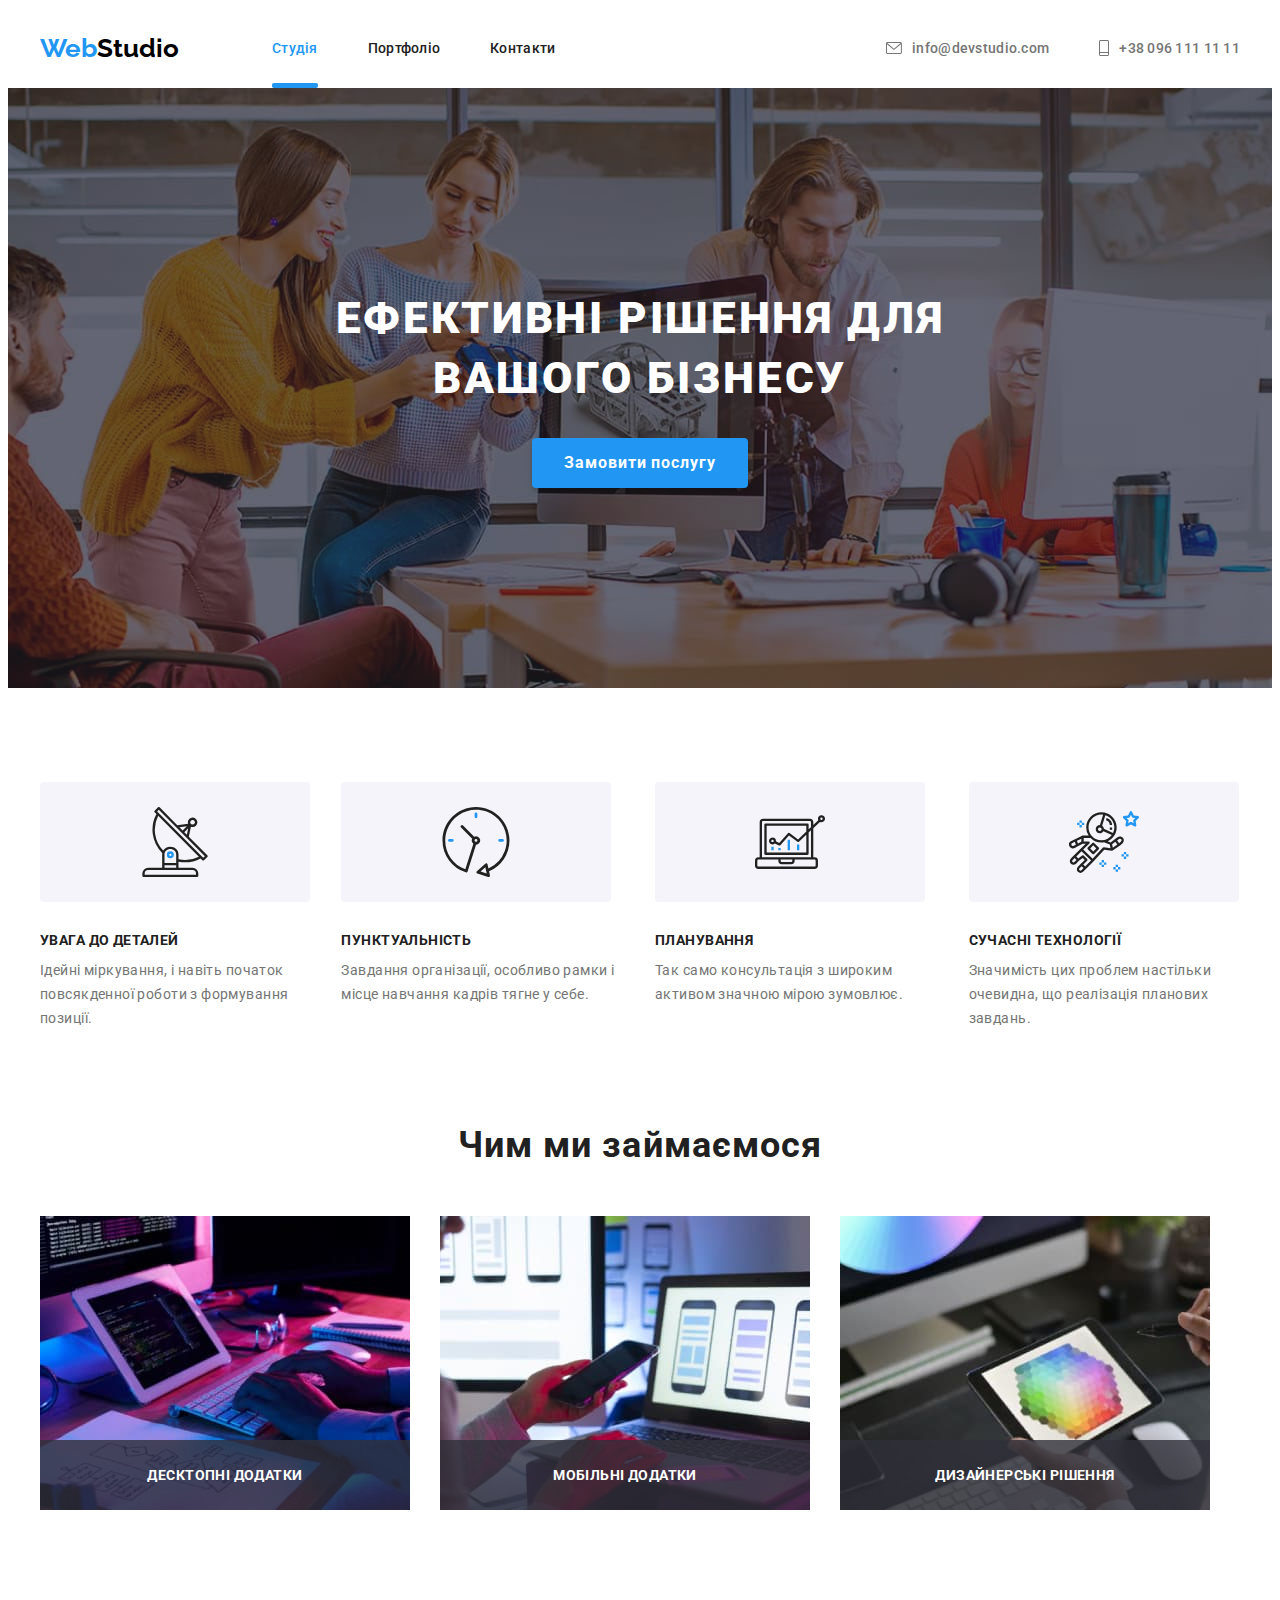
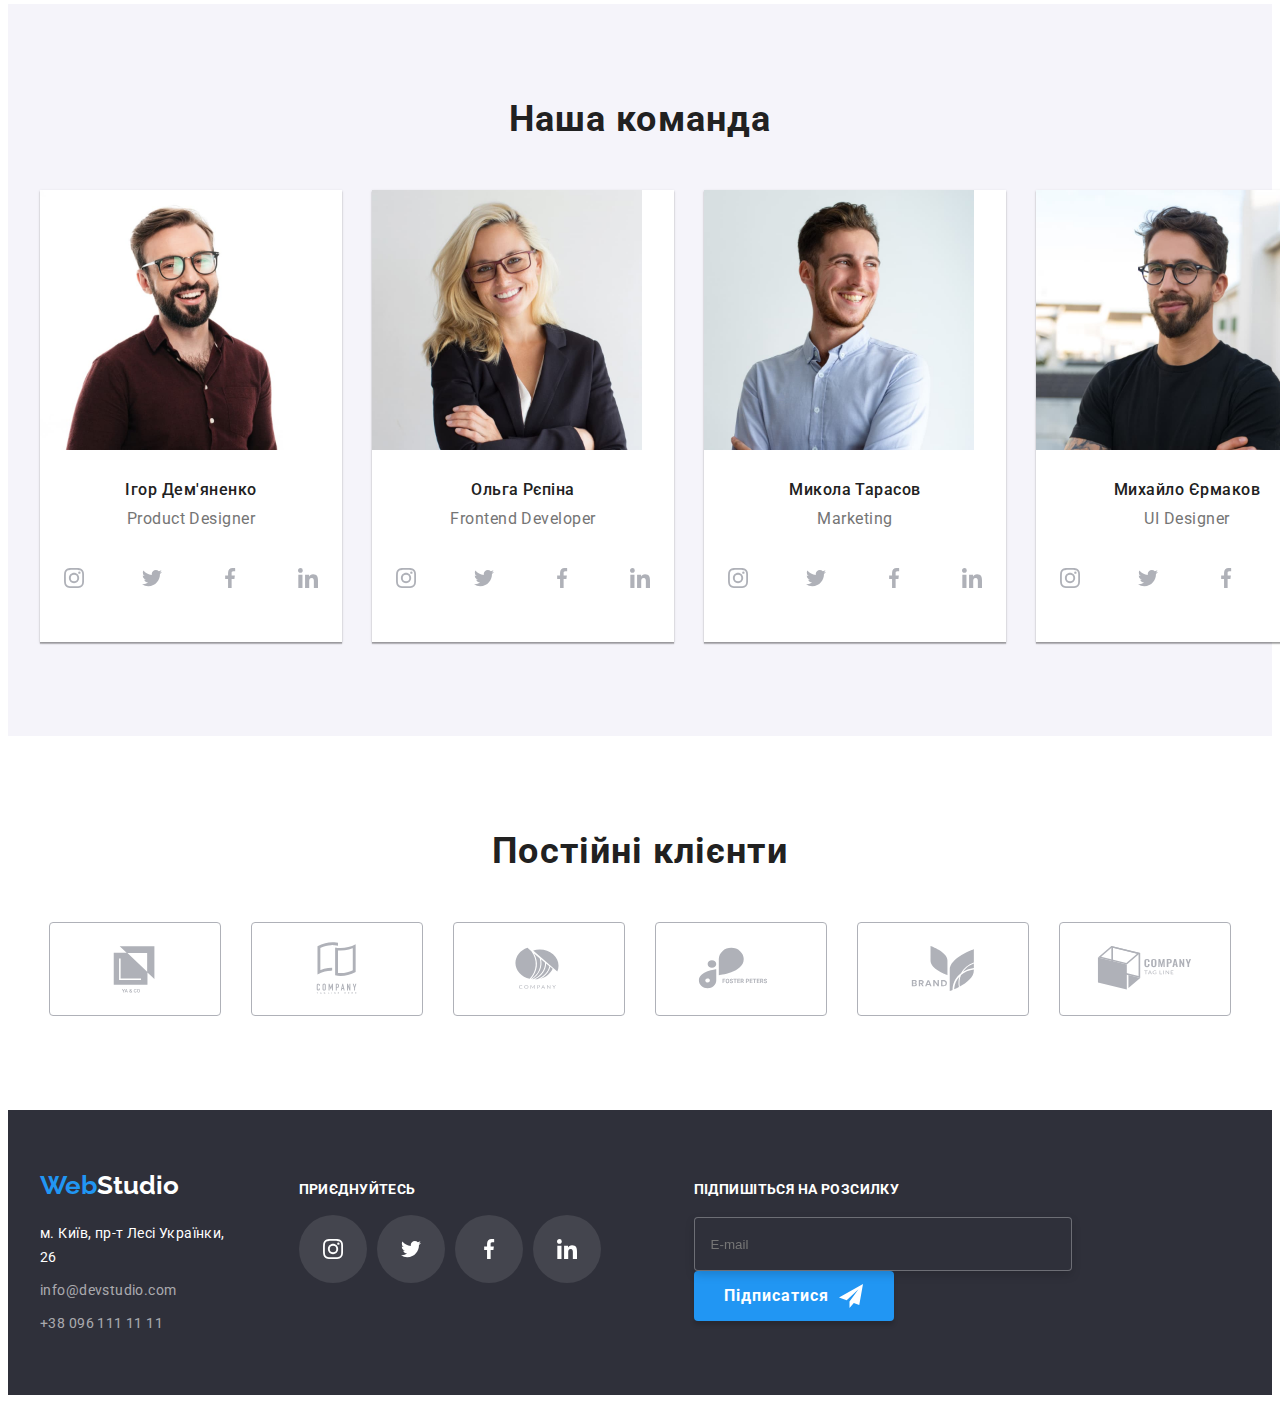
<file: index.html>
<!DOCTYPE html>
<html lang="uk">
  <head>
    <meta charset="UTF-8">
    <meta http-equiv="X-UA-Compatible" content="IE=edge">
    <meta name="viewport" content="width=device-width, initial-scale=1.0">
    <title>WebStudio</title>
    <link rel="preconnect" href="https://fonts.googleapis.com">
    <link rel="preconnect" href="https://fonts.gstatic.com" crossorigin>
    <link href="https://fonts.googleapis.com/css2?family=Open+Sans:wght@400;500;600;700&family=Raleway:wght@700&family=Roboto:wght@400;500;700;900&display=swap" rel="stylesheet">
    <link rel="stylesheet" href="https://cdnjs.cloudflare.com/ajax/libs/modern-normalize/1.1.0/modern-normalize.min.css" integrity="sha512-wpPYUAdjBVSE4KJnH1VR1HeZfpl1ub8YT/NKx4PuQ5NmX2tKuGu6U/JRp5y+Y8XG2tV+wKQpNHVUX03MfMFn9Q==" crossorigin="anonymous" referrerpolicy="no-referrer">
    <link rel="stylesheet" href="./css/style.css">
  </head>
  <body>
    <!-- шапка страницы -->

    <header class="header">
      
        <!-- logo -->
      <div class="header-container container">
          <a class="header-logo logo" href="./index.html"><span class="web">Web</span>Studio</a>
          
          <!-- навигация на другие страницы -->
          <nav class="header-nav">
          
          
          
            <ul class="nav-list list">
              <li class="header-item"><a href="./index.html" class="header-nav-link current link"><span class="studio">Студія</span></a></li>
              <li class="header-item"><a href="./portfolio.html" class="header-nav-link  link">Портфоліо</a></li>
              <li class="header-item"><a href="#" class="header-nav-link  link">Контакти</a></li>
            </ul>
          </nav>
          
          <ul class="two-list list">
            <li class="header-item">
              <a class="header-mail-link link" href="mailto:info@devstudio.com">
                <svg class="icon-envelope" width="16" height="12">
                <use xlink:href="./images/sprite.svg#envelope">
                </use>
              </svg>info@devstudio.com</a>
            </li>
            <li class="header-item">
              <a class="header-tel-link link" href="tel:+380961111111">
                <svg class="icon-vector" width="10" height="16">
                <use xlink:href="./images/sprite.svg#vector">
                </use>
              </svg>+38 096 111 11 11</a>
            </li>
          </ul>
      </div>

     
    </header>

    <!-- уникальный контент страницы -->

    <main class="hero">
      <section class="hero-title-btn">
        <div class="container">
        <h1 class="hero-title">Ефективні рішення для вашого бізнесу</h1>
        <button class="hero-btn" type="button" data-modal-open>Замовити послугу</button>
        <div class="beckdrop is-hidden" data-modal>
          <div class="modal">
            <button class="close-btn" type="button" data-modal-close>
              <svg class="slose-btn-icon" width="11" height="11">
                <use href="./images/sprite.svg#icon-close"></use>
              </svg>
            </button>
            <p class="modal-title">Залиште свої дані, ми вам передзвонимо</p>
            <form class="modal-form">
                <label class="form-field">
                  <span class="form-label">Ім'я</span>
                  <input class="form-input" type="text" name="user-name" required>
                  <svg class="form-icon" width="12" height="12">
                    <use href="./images/icons.svg#people-vector"></use>
                  </svg>
                </label>
                <label class="form-field">
                  <span class="form-label">Телефон</span>
                  <input class="form-input" type="text" name="user-phone" required>
                  <svg class="form-icon" width="13" height="13">
                    <use href="./images/icons.svg#tel-vector"></use>
                  </svg>
                </label>
                <label class="form-field">
                  <span class="form-label">Пошта</span>
                  <input class="form-input" type="text" name="user-email" required>
                  <svg class="form-icon" width="15" height="12">
                    <use href="./images/icons.svg#email-vector"></use>
                  </svg>
                </label>
                <label class="form-fields">
                  <span class="form-labelss">Коментар</span>
                  <textarea class="form-email" name="user-coments" rows="5" placeholder="Введіть текст"></textarea>
                </label>
              <label class="form-label-ways">
                <input class="form-checkbox" type="checkbox" name="agreement-checkbox">
                <svg class="form-checkbox-icon" width="16" height="15">
                  <use class="checked" href="./images/icons.svg#icon-check"></use>
                  <use class="unchecked" href="./images/icons.svg#icon-uncheck"></use>
                </svg>
                <span class="form-checktext">Погоджуюся з розсилкою та приймаю <a class="form-checktext-blue link" href="">Умови договору</a></span>
              </label>
              <button class="form-btn" type="submit"><span class="form-btngo">Відправити</span></button>
            </form>
        </div>
        </div>
        </div>
      </section>
      <section class="page">
        <div class="page-container container">
        <h2 class="visually-hidden">нащi властивостi</h2>
        <ul class="page-first list">
          <li class="page-second">
            <div class="page-icons">
              <svg class="hidden-icon" width="70" height="70">
                <use href="./images/icons.svg#antenna1"></use>
              </svg>
            </div>
            <h3 class="page-item page-title">УВАГА ДО ДЕТАЛЕЙ</h3>
            <p class="page-group page-text">Ідейні міркування, і навіть початок повсякденної роботи з формування позиції.</p>
          </li>
          <li class="page-second second-box">
            <div class="page-icons">
              <svg class="hidden-icon" width="70" height="70">
                <use href="./images/icons.svg#clock1"></use>
              </svg>
            </div>
            <h3 class="page-item page-title">ПУНКТУАЛЬНІСТЬ</h3>
            <p class="page-group page-text">Завдання організації, особливо рамки і місце навчання кадрів тягне у себе.</p>
          </li>
          <li class="page-second second-box">
            <div class="page-icons">
              <svg class="hidden-icon" width="70" height="70">
                <use href="./images/icons.svg#diagram1"></use>
              </svg>
            </div>
            <h3 class="page-item page-title">ПЛАНУВАННЯ</h3>
            <p class="page-group page-text">Так само консультація з широким активом значною мірою зумовлює.</p>
          </li>
          <li class="page-second">
            <div class="page-icons">
              <svg class="hidden-icon" width="70" height="70">
                <use href="./images/icons.svg#astronaut1"></use>
              </svg>
            </div>
            <h3 class="page-item page-title">СУЧАСНІ ТЕХНОЛОГІЇ</h3>
            <p class="page-group page-text">Значимість цих проблем настільки очевидна, що реалізація планових завдань.</p>
          </li>
        </ul>
        </div>
      </section>
      <section class="work">
       <div class="work-container container">
        <h2 class="work-text work-title">Чим ми займаємося</h2>
        <ul class="hero-img list">
          <li class="work-items">
            <div class="wrapper">
            <img class="work-about" src="./images/img(1).jpg" alt="стiл розробника" width="370">
            <div class="overlay-box">
              <p class="overlay-text">Десктопні додатки</p>
            </div>
            </div>
          </li>
          <li class="work-items">
            <div class="wrapper">
            <img class="work-about" src="./images/img(2).jpg" alt="стiл розробника додатку до смартфонiв" width="370">
            <div class="overlay-box">
              <p class="overlay-text">Мобільні додатки</p>
            </div>
            </div>
          </li>
          <li class="work-items">
            <div class="wrapper">
            <img class="work-about" src="./images/img(3).jpg" alt="стiл дизайнера кольору" width="370">
            <div class="overlay-box">
              <p class="overlay-text">Дизайнерські рішення</p>
            </div>
            </div>
          </li>
        </ul>
       </div>
      </section>
      <section class="services">
        <div class="services-container container">
        <h2 class="services-work work-title">Наша команда</h2>
        <ul class="services-before list">
          <li class="services-cover">
            <img class="doc-img" src="./images/Product_designer.jpg" alt="Product-designer" width="270">
            <div class="document">
            <h3 class="services-title">Ігор Дем'яненко</h3>
            <p class="services-text">Product Designer</p>
            <ul class="application-icon">
              <li class="people-icons">
                <a href="" class="people-services">
                  <svg class="services-icons" width="20" height="20">
                    <use href="./images/sprite.svg#instagram"></use>
                  </svg>
                </a>
              </li>
              <li class="people-icons">
                <a href="" class="people-services">
                  <svg class="services-icons" width="20" height="20">
                    <use href="./images/sprite.svg#twitter"></use>
                  </svg>
                </a>
              </li>
              <li class="people-icons">
                <a href="" class="people-services">
                  <svg class="services-icons" width="20" height="20">
                    <use href="./images/sprite.svg#facebook"></use>
                  </svg>
                </a>
              </li>
              <li class="people-icons">
                <a href="" class="people-services">
                  <svg class="services-icons" width="20" height="20">
                    <use href="./images/sprite.svg#linkedin"></use>
                  </svg>
                </a>
              </li>
            </ul>
            </div>
          </li>
          <li class="services-cover">
            <img class="doc-img" src="./images/Frontend_developer.jpg" alt="Frontend-developer" width="270">
            <div class="document">
            <h3 class="services-title">Ольга Рєпіна</h3>
            <p class="services-text">Frontend Developer</p>
            <ul class="application-icon">
              <li class="people-icons">
                <a href="" class="people-services">
                  <svg class="services-icons" width="20" height="20">
                    <use href="./images/sprite.svg#instagram"></use>
                  </svg>
                </a>
              </li>
              <li class="people-icons">
                <a href="" class="people-services">
                  <svg class="services-icons" width="20" height="20">
                    <use href="./images/sprite.svg#twitter"></use>
                  </svg>
                </a>
              </li>
              <li class="people-icons">
                <a href="" class="people-services">
                  <svg class="services-icons" width="20" height="20">
                    <use href="./images/sprite.svg#facebook"></use>
                  </svg>
                </a>
              </li>
              <li class="people-icons">
                <a href="" class="people-services">
                  <svg class="services-icons" width="20" height="20">
                    <use href="./images/sprite.svg#linkedin"></use>
                  </svg>
                </a>
              </li>
            </ul>
            </div>
          </li>
          <li class="services-cover">
            <img class="doc-img" src="./images/Marketing.jpg" alt="Marketing" width="270">
            <div class="document">
            <h3 class="services-title">Микола Тарасов</h3>
            <p class="services-text">Marketing</p>
            <ul class="application-icon">
              <li class="people-icons">
                <a href="" class="people-services">
                  <svg class="services-icons" width="20" height="20">
                    <use href="./images/sprite.svg#instagram"></use>
                  </svg>
                </a>
              </li>
              <li class="people-icons">
                <a href="" class="people-services">
                  <svg class="services-icons" width="20" height="20">
                    <use href="./images/sprite.svg#twitter"></use>
                  </svg>
                </a>
              </li>
              <li class="people-icons">
                <a href="" class="people-services">
                  <svg class="services-icons" width="20" height="20">
                    <use href="./images/sprite.svg#facebook"></use>
                  </svg>
                </a>
              </li>
              <li class="people-icons">
                <a href="" class="people-services">
                  <svg class="services-icons" width="20" height="20">
                    <use href="./images/sprite.svg#linkedin"></use>
                  </svg>
                </a>
              </li>
            </ul>
            </div>
          </li>
          <li class="services-cover">
            <img class="doc-img" src="./images/UI_designer.jpg" alt="UI-designer" width="270">
            <div class="document">
            <h3 class="services-title">Михайло Єрмаков</h3>
            <p class="services-text">UI Designer</p>
            <ul class="application-icon">
              <li class="people-icons">
                <a href="" class="people-services">
                  <svg class="services-icons" width="20" height="20">
                    <use href="./images/sprite.svg#instagram"></use>
                  </svg>
                </a>
              </li>
              <li class="people-icons">
                <a href="" class="people-services">
                  <svg class="services-icons" width="20" height="20">
                    <use href="./images/sprite.svg#twitter"></use>
                  </svg>
                </a>
              </li>
              <li class="people-icons">
                <a href="" class="people-services">
                  <svg class="services-icons" width="20" height="20">
                    <use href="./images/sprite.svg#facebook"></use>
                  </svg>
                </a>
              </li>
              <li class="people-icons">
                <a href="" class="people-services">
                  <svg class="services-icons" width="20" height="20">
                    <use href="./images/sprite.svg#linkedin"></use>
                  </svg>
                </a>
              </li>
            </ul>
            </div>
          </li>
        </ul>
        </div>
      </section>
      <section class="section-client">
        <div class="container">
          <h2 class="regular-clients">Постійні клієнти</h2>
          <ul class="clients-list list">
            <li class="clients-items">
              <a href="" class="clients-link">
                <svg class="clients-icon" width="106" height="60">
                  <use href="./images/sprite.svg#ya-co"></use>
                </svg>
              </a></li>
            <li class="clients-items">
              <a href="" class="clients-link">
                <svg class="clients-icon" width="106" height="60">
                  <use href="./images/sprite.svg#company"></use>
              </svg>
            </a></li>
            <li class="clients-items">
              <a href="" class="clients-link">
                <svg class="clients-icon" width="106" height="60">
                  <use href="./images/sprite.svg#company-second"></use>
              </svg>
            </a></li>
            <li class="clients-items">
              <a href="" class="clients-link">
                <svg class="clients-icon" width="106" height="60">
                  <use href="./images/sprite.svg#foster-peter"></use>
              </svg>
              </a></li>
            <li class="clients-items">
              <a href="" class="clients-link">
                <svg class="clients-icon" width="106" height="60">
                  <use href="./images/sprite.svg#brand"></use>
              </svg>
            </a></li>
            <li class="clients-items">
              <a href="" class="clients-link">
                <svg class="clients-icon" width="106" height="60">
                  <use href="./images/sprite.svg#tag-line"></use>
              </svg>
            </a></li>
          </ul>
        </div>
      </section>
    </main>

    <!-- подвал страницы -->

    <footer class="footer">
      <div class="footer-container container">
        <div class="footer-joins">
          <div class="footer-secondjoins">
         <a class="logotype" href="./index.html"><span class="web">Web</span>Studio</a>
      <address class="address">
        <ul class="footer-bottom list">
          <li class="footer-item"><a class="footer-map link" href="https://goo.gl/maps/Yp1MJyX35UvS2NjQA" target="_blank" rel="noopener noreferrer nofollow">м. Київ, пр-т Лесі Українки, 26</a></li>
          <li class="footer-item">
            <a class="footer-link link"  href="mailto:info@devstudio.com">info@devstudio.com</a>
          </li>
          <li class="footer-item">
            <a class="footer-tel footer-link link" href="tel:+380961111111">+38 096 111 11 11</a>
          </li>
        </ul>
      </address>
      </div>
      <div class="join-go">
        <h2 class="join-ap">приєднуйтесь</h2>
        <ul class="applicat-icon">
          <li class="people-icon">
            <a href="" class="peopls-serv">
              <svg class="join-icons" width="20" height="20">
                <use href="./images/sprite.svg#instagram"></use>
              </svg>
            </a>
          </li>
          <li class="people-icon">
            <a href="" class="peopls-serv">
              <svg class="join-icons" width="20" height="20">
                <use href="./images/sprite.svg#twitter"></use>
              </svg>
            </a>
          </li>
          <li class="people-icon">
            <a href="" class="peopls-serv">
              <svg class="join-icons" width="20" height="20">
                <use href="./images/sprite.svg#facebook"></use>
              </svg>
            </a>
          </li>
          <li class="people-icon">
            <a href="" class="peopls-serv">
              <svg class="join-icons" width="20" height="20">
                <use href="./images/sprite.svg#linkedin"></use>
              </svg>
            </a>
          </li>
        </ul>
      </div>
      <div class="footer-lastmenu">
        <p class="last-text">Підпишіться на розсилку</p>
        <form class="lastmenu">
          <label class="last-label">
            <input class="email-footers" type="text" name="mail-footer" placeholder="E-mail">
          </label>
            <button class="last-mail" type="submit"><span class="black-btns">Підписатися</span>
              <svg class="icon-send" width="24" height="24">
                <use href="./images/sprite.svg#icon-send"></use>
              </svg>
            </button>
        </form>
      </div>
      </div>
      </div>
    </footer>
    <script src="./js/modal.js"></script>
  </body>
</html>
</file>
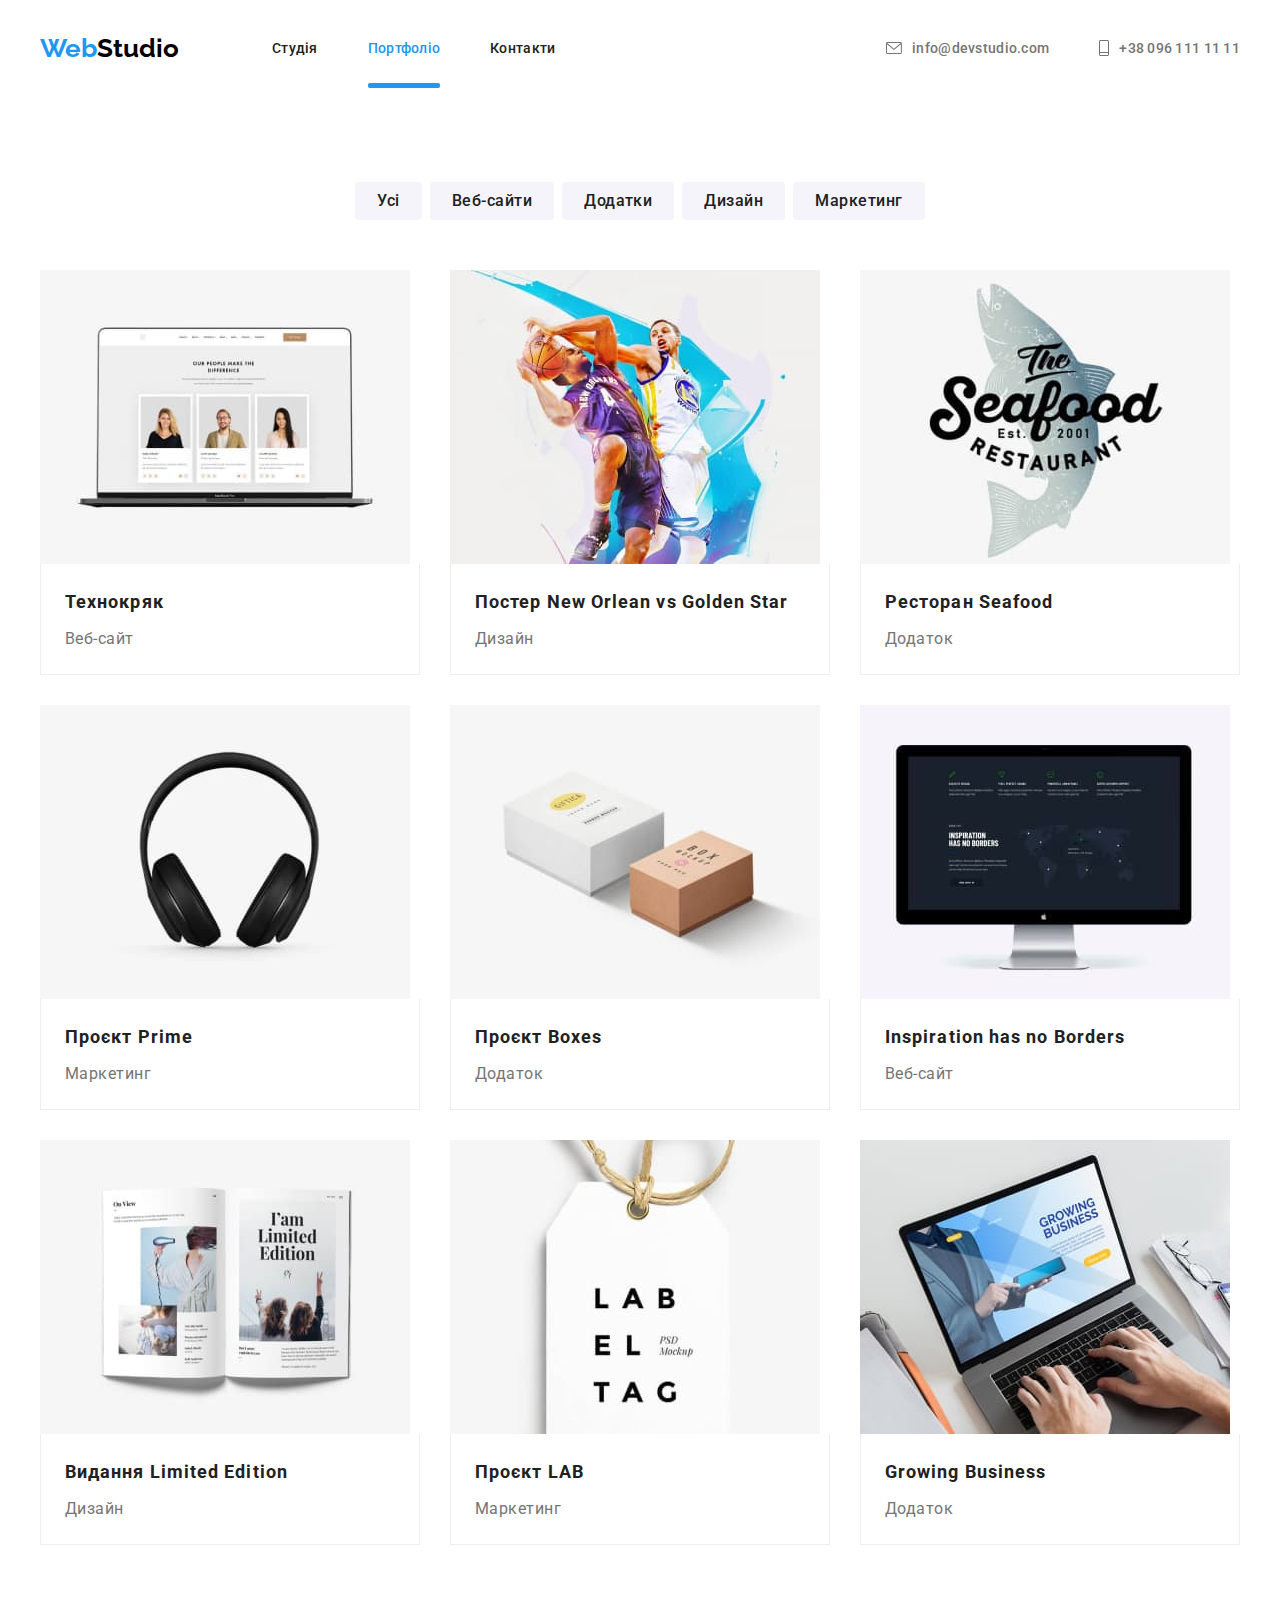
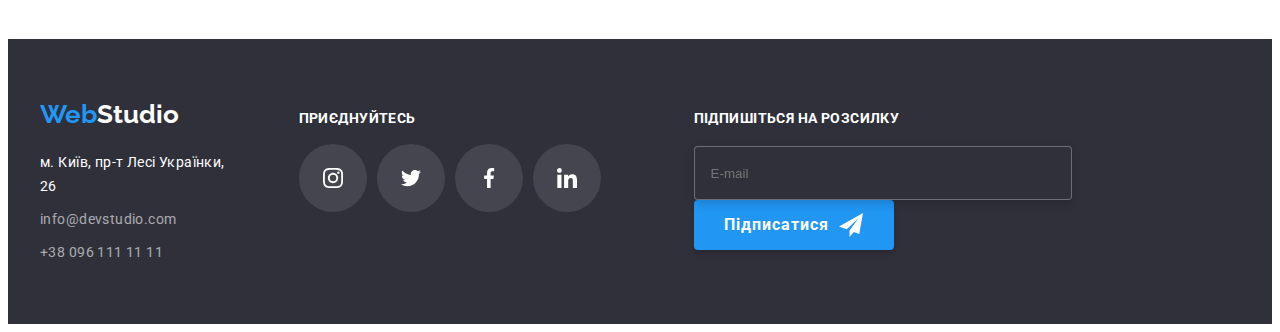
<file: portfolio.html>
<!DOCTYPE html>
<html lang="uk">
  <head>
    <meta charset="UTF-8">
    <meta http-equiv="X-UA-Compatible" content="IE=edge">
    <meta name="viewport" content="width=device-width, initial-scale=1.0">
    <title>Портфоліо</title>
    <link rel="preconnect" href="https://fonts.googleapis.com">
    <link rel="preconnect" href="https://fonts.gstatic.com" crossorigin>
    <link href="https://fonts.googleapis.com/css2?family=Open+Sans:wght@400;500;600;700&family=Raleway:wght@700&family=Roboto:wght@400;500;700;900&display=swap" rel="stylesheet">
    <link rel="stylesheet" href="https://cdnjs.cloudflare.com/ajax/libs/modern-normalize/1.1.0/modern-normalize.min.css" integrity="sha512-wpPYUAdjBVSE4KJnH1VR1HeZfpl1ub8YT/NKx4PuQ5NmX2tKuGu6U/JRp5y+Y8XG2tV+wKQpNHVUX03MfMFn9Q==" crossorigin="anonymous" referrerpolicy="no-referrer">
    <link rel="stylesheet" href="./css/style.css">
  </head>

  <body>
    <!-- шапка страницы -->

    <header class="header">
      <div class="header-container container">
        <a class="header-logo logo" href="./index.html"><span class="web">Web</span>Studio</a>
        <!-- навигация на другие страницы -->
    
        
      <nav class="header-nav">
        <ul class="nav-list list">
          <li class="header-item"><a href="./index.html" class="header-nav-link link">Студія</a></li>
          <li class="header-item">
            <a href="./portfolio.html" class="header-nav-link current link"><span class="portfolio">Портфоліо</span></a>
          </li>
          <li class="header-item"><a href="#" class="header-nav-link link">Контакти</a></li>
        </ul>
      </nav>

      <ul class="two-list list">
        <li class="header-item">
          <a class="header-mail-link link" href="mailto:info@devstudio.com">
            <svg class="icon-envelope" width="16" height="12">
            <use xlink:href="./images/sprite.svg#envelope">
            </use>
          </svg>info@devstudio.com</a>
        </li>
        <li class="header-item">
          <a class="header-tel-link link" href="tel:+380961111111">
            <svg class="icon-vector" width="10" height="16">
            <use xlink:href="./images/sprite.svg#vector">
            </use>
          </svg>+38 096 111 11 11</a>
        </li>
      </ul>
      </div>
    </header>
    <main class="hero">
      <section class="section-portfolio">
        <div class="container">
        <h1 class="visually-hidden">портфолио</h1>
        <ul class="button-hero list">
          <li><button class="button" type="button">Усі</button></li>
          <li><button class="button" type="button">Веб-сайти</button></li>
          <li><button class="button" type="button">Додатки</button></li>
          <li><button class="button" type="button">Дизайн</button></li>
          <li><button class="button" type="button">Маркетинг</button></li>
        </ul>
        <ul class="project-hero list">
          <li class="border-fhoto">
            <a class="hero-link link" href="">
              <div class="team-thumb">
                <img class="portfolio-title" width="370" src="./images/Technocrack.jpg" alt="Technocrack">
                <div class="overflow">
                  <p class="overflow-text">Ресурс пропонує комплексні пропозиції з різним рівнем функціоналу та сервісів. Все це дозволить відвідувачу отримати
                  вичерпні відомості про компанію чи приватну особу.</p>
                </div>
              </div>
              <div class="project-portfolio">              
              <h2 class="first-title">Технокряк</h2>
              <p class="second-title">Веб-сайт</p>
              </div>
            </a>
          </li>
          <li class="border-fhoto">
            <a class="hero-link link" href="">
              <div class="team-thumb">
                <img class="portfolio-title" width="370" src="./images/New-orlean-vs-golden-star.jpg" alt="New orlean vs golden star">
                <div class="overflow">
                  <p class="overflow-text">Ресурс пропонує комплексні пропозиції з різним рівнем функціоналу та сервісів. Все це дозволить відвідувачу отримати
                  вичерпні відомості про компанію чи приватну особу.</p>
                </div>
              </div>
              <div class="project-portfolio">
              <h2 class="first-title">Постер New Orlean vs Golden Star</h2>
              <p class="second-title">Дизайн</p>
              </div>
            </a>
          </li>
          <li class="border-fhoto">
            <a class="hero-link link" href="">
              <div class="team-thumb">
                <img class="portfolio-title" width="370" src="./images/Seafood.jpg" alt="Seafood">
                <div class="overflow">
                  <p class="overflow-text">Ресурс пропонує комплексні пропозиції з різним рівнем функціоналу та сервісів. Все це дозволить відвідувачу отримати
                  вичерпні відомості про компанію чи приватну особу.</p>
                </div>
              </div>
              <div class="project-portfolio">
              <h2 class="first-title">Ресторан Seafood</h2>
              <p class="second-title">Додаток</p>
              </div>
            </a>
          </li>
          <li class="border-fhoto">
            <a class="hero-link link" href="">
              <div class="team-thumb">
                <img class="portfolio-title" width="370" src="./images/project-prime.jpg" alt="project prime">
                <div class="overflow">
                  <p class="overflow-text">Ресурс пропонує комплексні пропозиції з різним рівнем функціоналу та сервісів. Все це дозволить відвідувачу отримати
                  вичерпні відомості про компанію чи приватну особу.</p>
                </div>
              </div>
              <div class="project-portfolio">
              <h2 class="first-title">Проєкт Prime</h2>
              <p class="second-title">Маркетинг</p>
              </div>
            </a>
          </li>
          <li class="border-fhoto">
            <a class="hero-link link" href="">
              <div class="team-thumb">
                <img class="portfolio-title" width="370" src="./images/project-boxes.jpg" alt="project boxes">
                <div class="overflow">
                  <p class="overflow-text">Ресурс пропонує комплексні пропозиції з різним рівнем функціоналу та сервісів. Все це дозволить відвідувачу отримати
                  вичерпні відомості про компанію чи приватну особу.</p>
                </div>
              </div>
              <div class="project-portfolio">
              <h2 class="first-title">Проєкт Boxes</h2>
              <p class="second-title">Додаток</p>
              </div>
            </a>
          </li>
          <li class="border-fhoto">
            <a class="hero-link link" href="">
              <div class="team-thumb">
                <img class="portfolio-title" width="370" src="./images/Inspiration-has-no-borders.jpg" alt="Inspiration has no borders">
                <div class="overflow">
                  <p class="overflow-text">Ресурс пропонує комплексні пропозиції з різним рівнем функціоналу та сервісів. Все це дозволить відвідувачу отримати
                  вичерпні відомості про компанію чи приватну особу.</p>
                </div>
              </div>
              <div class="project-portfolio">
              <h2 class="first-title">Inspiration has no Borders</h2>
              <p class="second-title">Веб-сайт</p>
              </div>
            </a>
          </li>
          <li class="border-fhoto">
            <a class="hero-link link" href="">
              <div class="team-thumb">
                <img class="portfolio-title" width="370" src="./images/Limited-edition.jpg" alt="Limited edition">
                <div class="overflow">
                  <p class="overflow-text">Ресурс пропонує комплексні пропозиції з різним рівнем функціоналу та сервісів. Все це дозволить відвідувачу отримати
                  вичерпні відомості про компанію чи приватну особу.</p>
                </div>
              </div>
              <div class="project-portfolio">
              <h2 class="first-title">Видання Limited Edition</h2>
              <p class="second-title">Дизайн</p>
              </div>
            </a>
          </li>
          <li class="border-fhoto">
            <a class="hero-link link" href="">
              <div class="team-thumb">
                <img class="portfolio-title" width="370" src="./images/project-LAB.jpg" alt="project LAB">
                <div class="overflow">
                  <p class="overflow-text">Ресурс пропонує комплексні пропозиції з різним рівнем функціоналу та сервісів. Все це дозволить відвідувачу отримати
                  вичерпні відомості про компанію чи приватну особу.</p>
                </div>
              </div>
              <div class="project-portfolio">
              <h2 class="first-title">Проєкт LAB</h2>
              <p class="second-title">Маркетинг</p>
              </div>
            </a>
          </li>
          <li class="border-fhoto">
            <a class="hero-link link" href="">
              <div class="team-thumb">
                <img class="portfolio-title" width="370" src="./images/Growing-business.jpg" alt="Growing business">
                <div class="overflow">
                  <p class="overflow-text">Ресурс пропонує комплексні пропозиції з різним рівнем функціоналу та сервісів. Все це дозволить відвідувачу отримати
                  вичерпні відомості про компанію чи приватну особу.</p>
                </div>
              </div>
              <div class="project-portfolio">
              <h2 class="first-title">Growing Business</h2>
              <p class="second-title">Додаток</p>
              </div>
            </a>
          </li>
        </ul>
        </div>
      </section>
    </main>
    <!-- подвал -->
    <footer class="footer">
      <div class="footer-container container">
        <div class="footer-joins">
          <div class="footer-secondjoins">
      <a class="logotype" href="./index.html"><span class="web">Web</span>Studio</a>
      <address class="address">
        <ul class="footer-bottom list">
          <li class="footer-item">
            <a class="footer-map link" href="https://goo.gl/maps/Yp1MJyX35UvS2NjQA" target="_blank" rel="noopener noreferrer nofollow">м. Київ, пр-т Лесі Українки, 26</a>
          </li>
          <li class="footer-item">
            <a class="footer-link link" href="mailto:info@devstudio.com">info@devstudio.com</a>
          </li>
          <li class="footer-item">
            <a class="footer-tel footer-link link" href="tel:+380961111111">+38 096 111 11 11</a>
          </li>
        </ul>
      </address>
      </div>
      <div class="join-go">
        <h2 class="join-ap">приєднуйтесь</h2>
        <ul class="applicat-icon">
          <li class="people-icon">
            <a href="" class="peopls-serv">
              <svg class="join-icons" width="20" height="20">
                <use href="./images/sprite.svg#instagram"></use>
              </svg>
            </a>
          </li>
          <li class="people-icon">
            <a href="" class="peopls-serv">
              <svg class="join-icons" width="20" height="20">
                <use href="./images/sprite.svg#twitter"></use>
              </svg>
            </a>
          </li>
          <li class="people-icon">
            <a href="" class="peopls-serv">
              <svg class="join-icons" width="20" height="20">
                <use href="./images/sprite.svg#facebook"></use>
              </svg>
            </a>
          </li>
          <li class="people-icon">
            <a href="" class="peopls-serv">
              <svg class="join-icons" width="20" height="20">
                <use href="./images/sprite.svg#linkedin"></use>
              </svg>
            </a>
          </li>
        </ul>
      </div>
      <div class="footer-lastmenu">
        <p class="last-text">Підпишіться на розсилку</p>
        <form class="lastmenu">
          <label class="last-label">
            <input class="email-footers" type="text" name="mail-footer" placeholder="E-mail">
          </label>
            <button class="last-mail" type="submit"><span class="black-btns">Підписатися</span>
              <svg class="icon-send" width="24" height="24">
                <use href="./images/sprite.svg#icon-send"></use>
              </svg>
            </button>
        </form>
      </div>
      </div>
      </div>
    </footer>
  </body>
</html>
</file>
<file: css/style.css>
:root {
    --primary-text-color: #000000;
    --title-text-color: #212121;
    --border-bottom: #ECECEC;
    --accent-color: #2196F3;
    --h-color-fon: #C4C4C4;
    --overlay-box: rgba(47, 48, 58, 0.8);
    --cover-color: 0px 1px 3px rgba(0, 0, 0, 0.12),
        0px 1px 1px rgba(0, 0, 0, 0.14),
        0px 2px 1px rgba(0, 0, 0, 0.2);
    --text-color: #757575;
    --portfolo-main-color: #F5F5F5;
    --before-color: #FFFFFF;
    --btn-color: #188CE8;
        box-shadow: 0px 4px 4px rgba(0, 0, 0, 0.15);
    --services-color: #F5F4FA;
    --footer-color: rgba(255, 255, 255, 0.6);
    --hero-btn-color: rgba(0, 0, 0, 0.15);
    --h1-color: #2F303A;
    --button-color: rgba(0, 0, 0, 0.1),
        0px 1px 2px rgba(0, 0, 0, 0.08),
        0px 2px 2px rgba(0, 0, 0, 0.12);
        --clients-icon: #AFB1B8;
        --people-icon: rgba(255, 255, 255, 0.1);
        --portfolio-border: #EEEEEE;
        --shadow-nain: 0px 1px 1px rgba(0, 0, 0, 0.12),
            0px 4px 4px rgba(0, 0, 0, 0.06),
            1px 4px 6px rgba(0, 0, 0, 0.16);
            /* modal */
            --modal-window: rgba(0, 0, 0, 0.2);
            --border-modal-btn: 1px solid rgba(0, 0, 0, 0.1);
            --border-px-fo: 0px 1px 3px rgba(0, 0, 0, 0.12),
                0px 1px 1px rgba(0, 0, 0, 0.14),
                0px 2px 1px rgba(0, 0, 0, 0.2);
            /* зминни */
            --idx-backdrop: 100;
            /* overflow-color */
            --overflow-color: rgba(33, 150, 243, 0.9);
            /* transition transform ms */
            --transfor-ms: 250ms cubic-bezier(0.4, 0, 0.2, 1);
            /* modal menu */
            --mdal-menu-rgba: rgba(33, 33, 33, 0.2);
            --color-comentss: rgba(117, 117, 117, 0.5);
}
.container {
    margin-left: auto;
    margin-right: auto;
    padding-left: 15px;
    padding-right: 15px;
    width: 1200px;
    /* outline: 1px solid tomato; */
}
body {
    font-family: 'Roboto', sans-serif;
    background-color: var(--before-color);
    color: var(--title-text-color);
}
/* logo */
.logo {
    margin-right: 93px;

    font-family: 'Raleway', sans-serif;
    font-weight: 700;
    font-size: 26px;
    line-height: 1.19;
    text-decoration: none;
    color: var(--primary-text-color);
}

/* header */

.link {
    text-decoration: none;
}
.studio,
.portfolio,
.web {
    color: var(--accent-color);
}
ul {
    list-style: none;
    padding-left: 0;
    margin-top: 0;
    margin-bottom: 0;
}
h1,
h2,
h3 {
    padding-left: 0;
    margin-top: 0;
    margin-bottom: 0;
}
p {
    padding-left: 0;
    margin-top: 0;
    margin-bottom: 0;
}
.header {
    border-color: #ECECEC;
    background-color: var(--before-color);
}
.header-container {
    display: flex;
    align-items: center;
}
.nav-list {
    display: flex;
}
.two-list {
    display: flex;
    align-items: center;
    margin-left: auto;
}
.header-item:not(:last-child) {
    margin-right: 50px;  
}
.header-nav-link {
    display: block;
    padding: 32px 0;
    position: relative;

    font-weight: 500;
    font-size: 14px;
    line-height: calc(16 / 14);
    letter-spacing: 0.02em;
    color: var(--title-text-color);

    transition-property: color;
    transition-duration: 250ms;
    transition-timing-function: cubic-bezier(0.4, 0, 0.2, 1);
    /* transition-delay: 250ms; */
}
.header-nav-link:hover,
.header-nav-link:focus {
    color: var(--accent-color);
}
.icon-vector {
    margin-right: 10px;
    fill: var(--text-color);
    fill: currentColor;
}
.header-nav-link::after {
    content: "";
    position: absolute;
    bottom: 0;
    left: 0;
    display: block;
    width: 100%;
    height: 5px;
    opacity: 0;
    transform: scaleX(0.2);
    border-radius: 2px;
    background-color: var(--accent-color);

    transition: opacity 250ms cubic-bezier(0.4, 0, 0.2, 1), transform 250ms cubic-bezier(0.4, 0, 0.2, 1);
}
.header-nav-link.current {
    color: var(--accent-color);
}
.header-nav-link.current::after,
.header-nav-link:hover::after,
.header-nav-link:focus::after {
    opacity: 1;
    transform: scaleX(1);
}
/* header tel link */
.header-tel-link {
    display: block;
    display: flex;
    align-items: center;
    padding: 32px 0;

    font-weight: 500;
    font-size: 14px;
    line-height: calc(16 / 14);
    letter-spacing: 0.02em;
    color: var(--text-color);

    transition-property: color;
    transition-duration: 250ms;
    transition-timing-function: cubic-bezier(0.4, 0, 0.2, 1);
}
.header-tel-link:hover,
.header-tel-link:focus {
    color: var(--accent-color);
}
/* mail.com */
.icon-envelope {
    margin-right: 10px;
    fill: var(--text-color);
    fill: currentColor;
}
.header-mail-link {
    display: flex;
    align-items: center;
    padding: 32px 0;

    font-weight: 500;
    font-size: 14px;
    line-height: calc(16 / 14);
    letter-spacing: 0.02em; 
    color: var(--text-color);

    transition-property: color;
    transition-duration: 250ms;
    transition-timing-function: cubic-bezier(0.4, 0, 0.2, 1);
}
.header-mail-link:hover,
.header-mail-link:focus  {
    color: var(--accent-color);
}

/* main */
.visually-hidden {
    position: absolute;
    width: 1px;
    height: 1px;
    margin: -1px;
    border: 0;
    padding: 0;
    white-space: nowrap;
    clip-path: inset(100%);
    clip: rect(0 0 0 0);
    overflow: hidden;
}

.hero-title-btn {
    text-align: center;
    padding-top: 200px;
    padding-bottom: 200px;
    background: var(--h-color-fon);
}
.hero-title-btn {
    max-width: 1600px;
    margin-left: auto;
    margin-right: auto;
    background-image: linear-gradient(to right,
        rgba(47, 48, 58, 0.4),
        rgba(47, 48, 58, 0.4)
        ),
    url("../images/banner.jpg");
    background-repeat: no-repeat;
    background-position: center;
    background-size: cover;
}

.hero-title {
    width: 800px;
    height: 120px;
    margin-right: auto;
    margin-left: auto;

    margin-bottom: 30px;
    font-weight: 900;
    font-size: 44px;
    line-height: calc(60 / 44);
    letter-spacing: 0.06em;
    text-transform: uppercase;
    color: var(--before-color);
}

.hero-btn {
    padding: 10px 32px;
    
    font-family: inherit;
    font-weight: 700;
    font-size: 16px;
    line-height: calc(30 / 16);
    letter-spacing: 0.06em;
    color: var(--before-color);
    cursor: pointer;
}
.hero-btn {
    border-radius: 4px;
    border: var(--accent-color);

    background-color: var(--accent-color);
    box-shadow: 0px 4px 4px var(--hero-btn-color);

    transition-property: color;
    transition-duration: 250ms;
    transition-timing-function: cubic-bezier(0.4, 0, 0.2, 1);
}
.hero-btn:hover,
.hero-btn:focus {
    background: var(--btn-color);
}
/* modal window */
.beckdrop {
    position: fixed;
    top: 0;
    left: 0;
    z-index: var(--idx-backdrop);

    width: 100%;
    height: 100%;
    background-color: var(--modal-window);
    backdrop-filter: blur(2px);

    opacity: 1;
    visibility: visible;
    pointer-events: initial;
    transition: opacity 150ms linear, visibility 150ms linear;
}
.beckdrop.is-hidden {
    opacity: 0;
    visibility: hidden;
    pointer-events: none;
}
.modal {
    padding: 40px;
    position: absolute;
    top: 50%;
    left: 50%;
    transform: translateX(-50%) translateY(-50%);

    width: 528px;
    min-height: 581px;
    background-color: var(--before-color);
    border-radius: 4px;
}
.close-btn {
    position: absolute;
    top: 8px;
    right: 8px;

    display: flex;
    align-items: center;
    justify-content: center;
    width: 30px;
    height: 30px;
    padding: 0;
    border-radius: 50%;
    border: var(--border-modal-btn);
    background-color: transparent;

    cursor: pointer;

    transition-property: fill;
    transition-duration: 250ms;
    transition-timing-function: cubic-bezier(0.4, 0, 0.2, 1);
}
.close-btn:hover,
.close-btn:focus {
    fill: var(--accent-color);
}
/* modal menu */
.modal-title {
    margin-bottom: 10px;
    font-family: 'Roboto';
    font-style: normal;
    font-weight: 700;
    font-size: 20px;
    line-height: calc(23 / 20);
    text-align: center;
    letter-spacing: 0.03em;

    color: var(--title-text-color);
}

.form-input {
    display: flex;
    flex-direction: column;
    margin-top: 4px;
    padding-left: 42px;


    width: 448px;
    height: 40px;
    left: 576px;
    top: 315px;
    outline: none;
    
    border: 1px solid var(--mdal-menu-rgba);
    border-radius: 4px;
    cursor: pointer;
    transition-property: border-color;
    transition-duration: 250ms;
    transition-timing-function: cubic-bezier(0.4, 0, 0.2, 1);
}
.form-input:hover + .form-icon,
.form-input:focus + .form-icon {
    fill: var(--accent-color);
   
}
.form-input:hover,
.form-input:focus {
    border-color: var(--accent-color);
    fill: var(--accent-color);
}
.form-label {
    font-family: 'Roboto';
    font-style: normal;
    font-weight: 400;
    font-size: 12px;
    line-height: calc(14 / 12);

letter-spacing: 0.01em;

    color: var(--text-color);
}
.form-labelss {
    display: block;
    text-align: left;
    margin-bottom: 4px;

    font-family: 'Roboto';
    font-style: normal;
    font-weight: 400;
    font-size: 12px;
    line-height: calc(14 / 12);


    letter-spacing: 0.01em;

    color: var(--text-color);
}
.form-email {
    display: block;
    resize: none;
    width: 448px;
    height: 120px;
    left: 576px;
    top: 519px;

    border: 1px solid rgba(33, 33, 33, 0.2);
    border-radius: 4px;
    outline: transparent;

    transition-property: border-color;
    transition-duration: 250ms;
    transition-timing-function: cubic-bezier(0.4, 0, 0.2, 1);
}
textarea::placeholder {
    font-family: 'Roboto';
    font-style: normal;
    font-weight: 400;
    font-size: 12px;
    line-height: calc(14 / 12);
    letter-spacing: 0.01em;

    color: var(--h1-color);
    
}

.form-email:hover,
.form-email:focus {
    border-color: var(--accent-color);
}
.form-fields {
    display: block;
    margin-top: 10px;
}
.form-field {
    display: block;
    text-align: left;
    position: relative;
    margin-top: 10px;

}
.form-field:first-child {
    margin-top: 0;
}

.form-icon {
    position: absolute;
    bottom: 14px;
    left: 15px;
    transition-property: fill;
    transition-duration: 250ms;
    transition-timing-function: cubic-bezier(0.4, 0, 0.2, 1);
}
.form-btn {
    padding: 0;
    cursor: pointer;
    background: var(--accent-color);
    box-shadow: 0px 4px 4px rgba(0, 0, 0, 0.15);
    border-color: inherit;
    border-radius: 4px;

    transition-property: background-color;
    transition-duration: 250ms;
    transition-timing-function: cubic-bezier(0.4, 0, 0.2, 1);
}
.form-btn:hover,
.form-btn:focus {
    background-color: var(--btn-color);
}
.form-btngo {
    display: block;
    text-align: center;
    align-items: center;
    
    font-family: 'Roboto';
    font-style: normal;
    padding: 10px 52px;
    font-weight: 700;
    font-size: 16px;
    line-height: calc(30 / 16);
        
    letter-spacing: 0.06em;
    color: var(--before-color);
}
.form-email {
    padding: 12px 16px;

    font-family: 'Roboto';
    font-style: normal;
    font-weight: 400;
    font-size: 12px;
    line-height: calc(14 / 12);
    letter-spacing: 0.01em;
    
    color: var(--color-comentss);
}
.form-label-ways {
    display: block;
    display: flex;
    align-items: center;
    gap: 9px;
    margin-top: 20px;
    margin-bottom: 30px;
    
}
.form-checkbox {
    appearance: none;
    
}
.form-checkbox-icon .unchecked {
    opacity: 1;
    transition: var(--transfor-ms);
    cursor: pointer;
}
.form-checkbox:checked + .form-checkbox-icon .unchecked {
    opacity: 0;
}
.form-checkbox-icon .checked {
    opacity: 0;
    transition: var(--transfor-ms);
    cursor: pointer;
}
.form-checkbox:checked + .form-checkbox-icon .checked {
    opacity: 1;
}
.form-checktext {
    font-family: 'Roboto';
    font-style: normal;
    font-weight: 400;
    font-size: 14px;
    line-height: calc(24 / 14);
    
    letter-spacing: 0.03em;
    
    color: var(--text-color);
}
.form-checktext-blue {
    color: var(--accent-color);
}
/* section page */
.page-icons {
    width: 270px;
    height: 120px;
    display: flex;
    justify-content: center;
    align-items: center;
    margin-bottom: 30px;
     
    background: var(--services-color);
    border-radius: 4px;
}
.page-container {
    display: flex;
}
.page {
    padding-top: 94px;
    padding-bottom: 94px;
}

.page-first {
    display: flex;
    
}
.page-second:not(:last-child) {
    margin-right: 30px;
}
.second-box {
    flex-direction: column;
    flex-basis: 48%;
}
.page-title {
    margin-bottom: 10px;

    font-weight: 700;
    font-size: 14px;
    line-height: calc(16 / 14);
    letter-spacing: 0.03em;
    text-transform: uppercase;
    color: var(--title-text-color);
}
.page-text {
    font-size: 14px;
    line-height: calc(24 / 14);
    letter-spacing: 0.03em;
    color: var(--text-color);
}
/* section work */
.work-text {
    text-align: center;
    margin-bottom: 50px;
}
.hero-img {
    display: flex;
    align-items: center;
    gap: 30px;
}
.work {
    padding-bottom: 94px;
}
.work-about {
    display: block;
}
.work-title {
    font-weight: 700;
    font-size: 36px;
    line-height: calc(42 / 36);
    letter-spacing: 0.03em;
    color: var(--title-text-color);
}
.wrapper {
    position: relative;
}
.overlay-box {
    display: flex;
    justify-content: center;
    align-items: center;
    position: absolute;
    width: 100%;
    height: 70px;
    bottom: 0;
    left: 0;
    
    background: var(--overlay-box)
}

.overlay-text {
    font-family: 'Roboto';
    font-style: normal;
    font-weight: 700;
    font-size: 14px;
    line-height: calc(16 / 14);
    letter-spacing: 0.03em;
    text-transform: uppercase;
    
    color: var(--before-color);
}
/* section services */

.services {
    padding-top: 94px;
    padding-bottom: 94px;
    background-color: var(--services-color);
}
.services-work {
    text-align: center;
    margin-bottom: 50px;
}
.document {
    text-align: center;
    padding-top: 30px;
    padding-bottom: 30px;
}

.doc-img {
    display: block;
}
.services-before {
    display: flex;
    align-items: center;
    gap: 30px;
}


.services-cover {
    background: var(--before-color);
    box-shadow: var(--cover-color);
}
.services-title {
    font-weight: 500;
    font-size: 16px;
    line-height: calc(19 / 16);
    letter-spacing: 0.03em;
    color: var(--title-text-color);
}
.services-text {
    margin-top: 10px;
    margin-bottom: 16px;
    font-weight: 400;
    font-size: 16px;
    line-height: calc(19 / 16);
    letter-spacing: 0.03em;
    color: var(--text-color);
}
/* section icon services */
.application-icon {
    display: flex;
    justify-content: center;
    align-items: center;
    gap: 10px;
}
.people-icons {
    display: flex;
   
}
.people-services {
    display: flex;
    justify-content: center;
    align-items: center;
    padding: 12px 12px;
    width: 44px;
    height: 44px;
    fill: var(--clients-icon);
    background-color: var(--before-color);
    border-radius: 50%;

    transition-property: fill, background-color;
    transition-duration: 250ms;
    transition-timing-function: cubic-bezier(0.4, 0, 0.2, 1);
}
.people-services:hover .people-icons {
     fill: var(--before-color); 
}
.people-services:hover,
.people-services:focus {
    background-color: var(--accent-color);
    fill: var(--before-color);
}

/* new section svg */
.section-client {
    padding-top: 94px;
    padding-bottom: 94px;
    background-color: var(--before-color);
}
.regular-clients {
    text-align: center;
    margin-bottom: 50px;

    font-family: 'Roboto';
    font-style: normal;
    font-weight: 700;
    font-size: 36px;
    line-height: calc(42 / 36);
    letter-spacing: 0.03em;
}
.clients-list {
    display: flex;
    justify-content: center;
    align-items: center;
    gap: 30px;
}
.clients-link {
    width: 170px;
    height: 92px;
    display: flex;
    justify-content: center;
    align-items: center;

    border: 1px solid var(--clients-icon);
    border-radius: 4px;
    color: var(--clients-icon);

    transition-property: color, border-color;
    transition-duration: 250ms;
    transition-timing-function: cubic-bezier(0.4, 0, 0.2, 1);
}
.clients-link:hover,
.clients-link:focus {
    border-color: var(--accent-color);
    color: var(--accent-color);
}
.clients-icon {
    fill: currentColor;
}
/* footer */
.footer-joins {
    display: flex;
    align-items: baseline;
}
.footer-secondjoins {
    margin-right: 70px;
}
.address {
    margin-top: 20px;
}
.logotype {
    font-family: 'Raleway', sans-serif;
    font-weight: 700;
    font-size: 26px;
    line-height: 1.19;
    text-decoration: none;
    color: var(--before-color);
}
.footer-item:not(:last-child) {
    display: flex;
    display: block;
    margin-bottom: 9px;
}
.footer-map {
    font-style: normal;
    font-weight: 400;
    font-size: 14px;
    line-height: calc(24 / 14);
    letter-spacing: 0.03em;
    color: var(--before-color);

    transition-property: color;
    transition-duration: 250ms;
    transition-timing-function: cubic-bezier(0.4, 0, 0.2, 1);
}
.footer-map:hover,
.footer-map:focus {
    color: var(--accent-color);
}
.footer {
    display: flex;
    padding-top: 60px;
    padding-bottom: 60px;
    background-color: var(--h1-color);
}
.footer-link {
    font-style: normal;
    font-size: 14px;
    line-height: calc(24 / 14);
    letter-spacing: 0.03em;
    color: var(--footer-color);

    transition-property: color;
    transition-duration: 250ms;
    transition-timing-function: cubic-bezier(0.4, 0, 0.2, 1);
}

.footer-link:hover,
.footer-link:focus {
    color: var(--accent-color);
}
/* portfolio main */
.hero-link {
    display: block;
    

    transition-property: color;
    transition-duration: 250ms;
    transition-timing-function: cubic-bezier(0.4, 0, 0.2, 1);
}
.hero-link:hover, 
.hero-link:focus {
    box-shadow: var(--shadow-nain);
}
.hero-link:focus .overflow {
    transform: translateY(0);
}
.section-portfolio {
    padding-top: 94px;
    padding-bottom: 94px;
}
.portfolio-title {
    display: block;
}
.project-container {
    display: inline-block;
    display: flex;
}
.project-hero {
    display: grid;
    grid-template-columns: 1fr 1fr 1fr;
    max-width: 100%;
    gap: 30px;
    
}
/* text pisition contents "9" */
.team-thumb {
    position: relative;
    overflow: hidden;
}
.overflow {
    position: absolute;
    top: 0;
    left: 0;

    transform: translateY(101%);

    display: flex;
    align-items: center;
    width: 100%;
    height: 100%;

    background-color: var(--overflow-color);
    transition: transform var(--transfor-ms)
}
.overflow-text {
    padding-left: 24px;
    padding-right: 24px;

    font-family: 'Roboto';
    font-style: normal;
    font-weight: 400;
    font-size: 18px;
    line-height: 28px;
    
    letter-spacing: 0.03em;
    color: var(--before-color);
}
.border-fhoto:hover .overflow {
    transform: translateY(0);
}
.project-portfolio {
    padding: 20px 24px;
    border-left: 1px solid var(--portfolio-border);
    border-right: 1px solid var(--portfolio-border);
    border-bottom: 1px solid var(--portfolio-border);

}
.project-title {
    display: block;
}
.first-title {
    margin-bottom: 4px;

    font-weight: 700;
    font-size: 18px;
    line-height: calc(36 / 18);
    letter-spacing: 0.06em;
    color: var(--title-text-color);
}
.second-title {
    font-size: 16px;
    line-height: calc(30 / 16);
    letter-spacing: 0.03em;
    color: var(--text-color);
}
.button-container {
    display: block;
    display: flex;
}
.button-hero {
    display: flex;
    justify-content: center;
    gap: 8px;
    margin-bottom: 50px;

}
.button {  
    padding: 6px 22px;
    border-radius: 4px;
    border: var(--services-color);

    font-family: inherit;
    font-weight: 500;
    font-size: 16px;
    line-height: calc(26 / 16);
    letter-spacing: 0.03em;
    color: var(--title-text-color);
    background-color: var(--services-color);
    cursor: pointer;

    transition-property: color, box-shadow, background-color;
    transition-duration: 250ms;
    transition-timing-function: cubic-bezier(0.4, 0, 0.2, 1);
}

.button:hover,
.button:focus {
    color: var(--before-color);
    background: var(--accent-color);
    box-shadow: 0px 3px 1px var(--button-color);
}
/* footer icon */
join-go {
    display: flex;
    align-content: center;
    margin-left: 70px;
    width: 206px;
    height: 80px;
}
.join-ap {
    font-family: 'Roboto';
    font-style: normal;
    font-weight: 700;
    font-size: 14px;
    line-height: calc(14 / 16);
    letter-spacing: 0.03em;
    text-transform: uppercase;
    margin-bottom: 20px;
    
    color: var(--before-color);
}
.applicat-icon {
    display: flex;
    gap: 10px;
    
}
.people-icon {
    display: flex;
   
}

.people-icon {
    border-radius: 50%;
    background: var(--people-icon);
}
.peopls-serv {
    display: flex;
    justify-content: center;
    align-items: center;
    padding: 12px 12px;
    width: 44px;
    height: 44px;
    fill: var(--before-color);
    border-radius: 50%;

    transition-property: background-color;
    transition-duration: 250ms;
    transition-timing-function: cubic-bezier(0.4, 0, 0.2, 1);
}
.peopls-serv:hover,
.peopls-serv:focus {
    background-color: var(--accent-color);
    fill: var(--before-color);
}
/* form-label-last */
.footer-lastmenu {
    margin-left: 93px;
}
.last-text {
    margin-bottom: 20px;

    font-family: 'Roboto';
    font-style: normal;
    font-weight: 700;
    font-size: 14px;
    line-height: calc(16 / 14);
    letter-spacing: 0.03em;
    text-transform: uppercase;

    color: var(--before-color);
}
.email-footers {
    padding-left: 16px;

    width: 358px;
    height: 50px;
    background: var(--h1-color);
    border: 1px solid rgba(255, 255, 255, 0.3);
    filter: drop-shadow(0px 4px 4px rgba(0, 0, 0, 0.15));
    border-radius: 4px;
    color:var(--before-color);
}
.last-label {
    margin-right: 12px;
}
.last-mail {
    display: inline-flex;
    justify-content: center;
    align-items: center;
    gap: 10px;
    width: 200px;
    height: 50px;

    background: var(--accent-color);
    box-shadow: 0px 4px 4px rgba(0, 0, 0, 0.15);
    border: 1px;
    border-radius: 4px;
    cursor: pointer;
}
.black-btns {
    display: flex;
    justify-content: center;

    font-family: 'Roboto';
    font-style: normal;
    font-weight: 700;
    font-size: 16px;
    line-height: calc(30 / 16);

   
    letter-spacing: 0.06em;

    color: var(--before-color);

}
</file>
